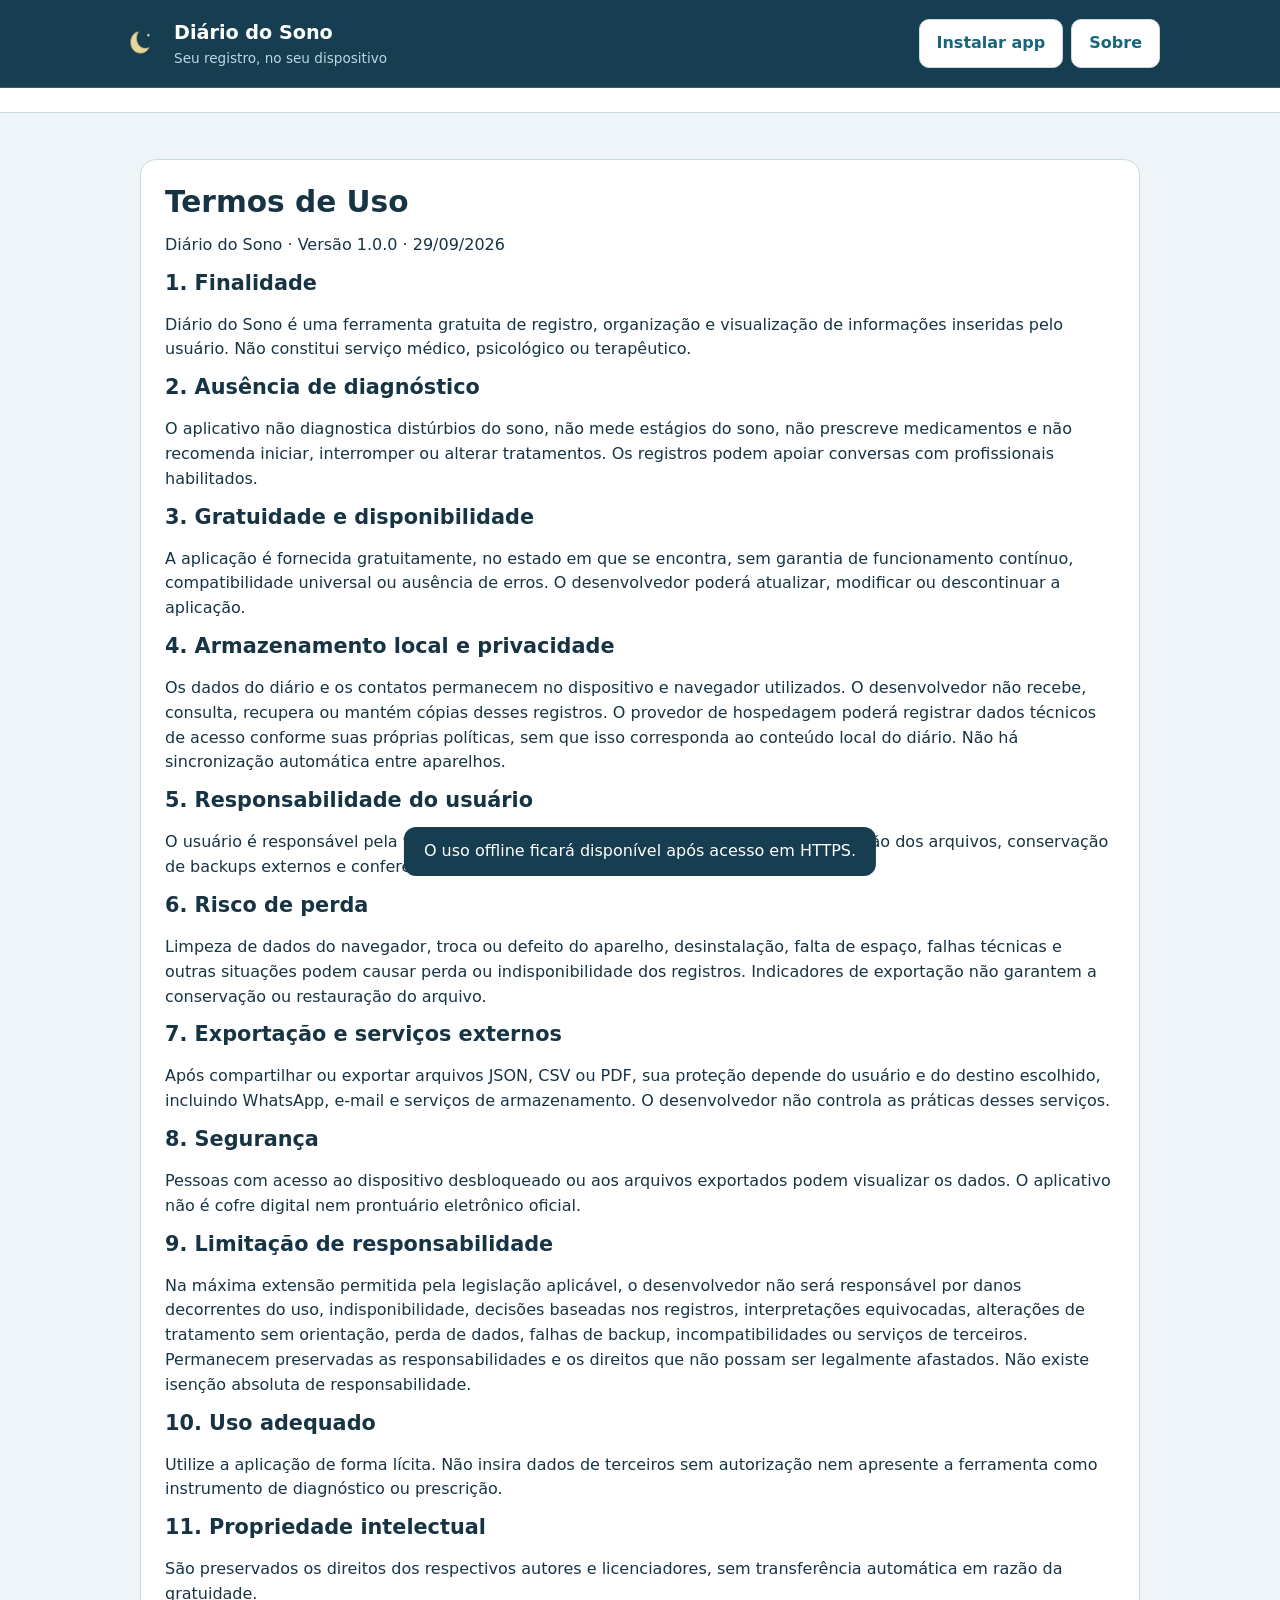
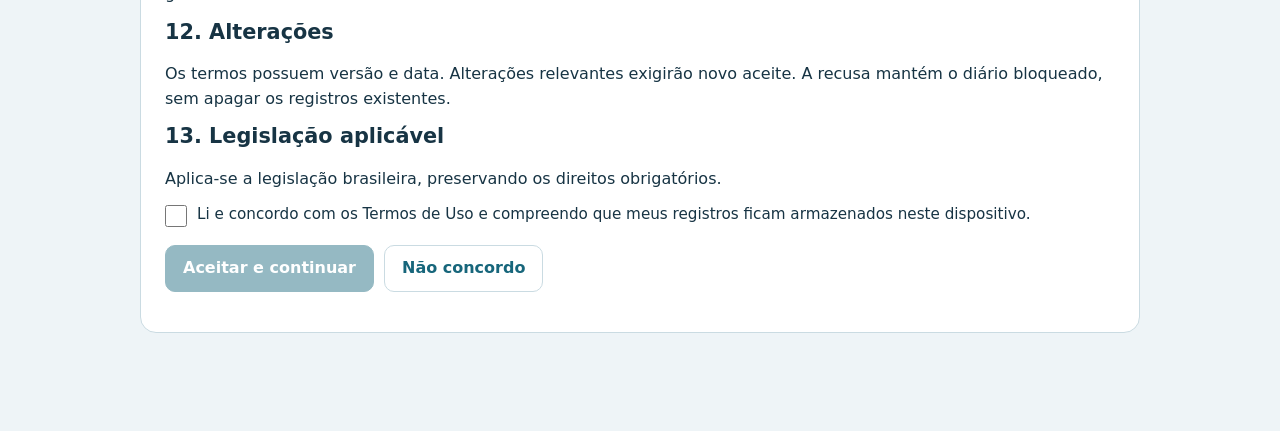
<file: index.html>
<!doctype html><html lang="pt-BR"><head><meta charset="utf-8"><meta name="viewport" content="width=device-width,initial-scale=1,viewport-fit=cover"><meta name="theme-color" content="#163d50"><title>Diário do Sono</title><link rel="manifest" href="manifest.webmanifest"><link rel="apple-touch-icon" href="icons/apple.png"><link rel="icon" href="icons/icon-192.png"><link rel="stylesheet" href="style.css"></head><body><header><a href="#home"><img src="icons/icon-192.png" alt="" width="42" height="42"><span>Diário do Sono<small>Seu registro, no seu dispositivo</small></span></a><div class="header-actions"><button id="installHeader" type="button">Instalar app</button><button id="about" type="button">Sobre</button></div></header><nav aria-label="Navegação principal" id="nav"></nav><main id="app"><p>Carregando seu diário…</p></main><div id="toast" role="status" aria-live="polite"></div><dialog id="dialog" aria-label="Diário do Sono"><div id="dialogContent"></div><div class="dialog-actions"><button id="closeDialog" type="button">Fechar</button></div></dialog><script type="module" src="app.js"></script></body></html>
</file>
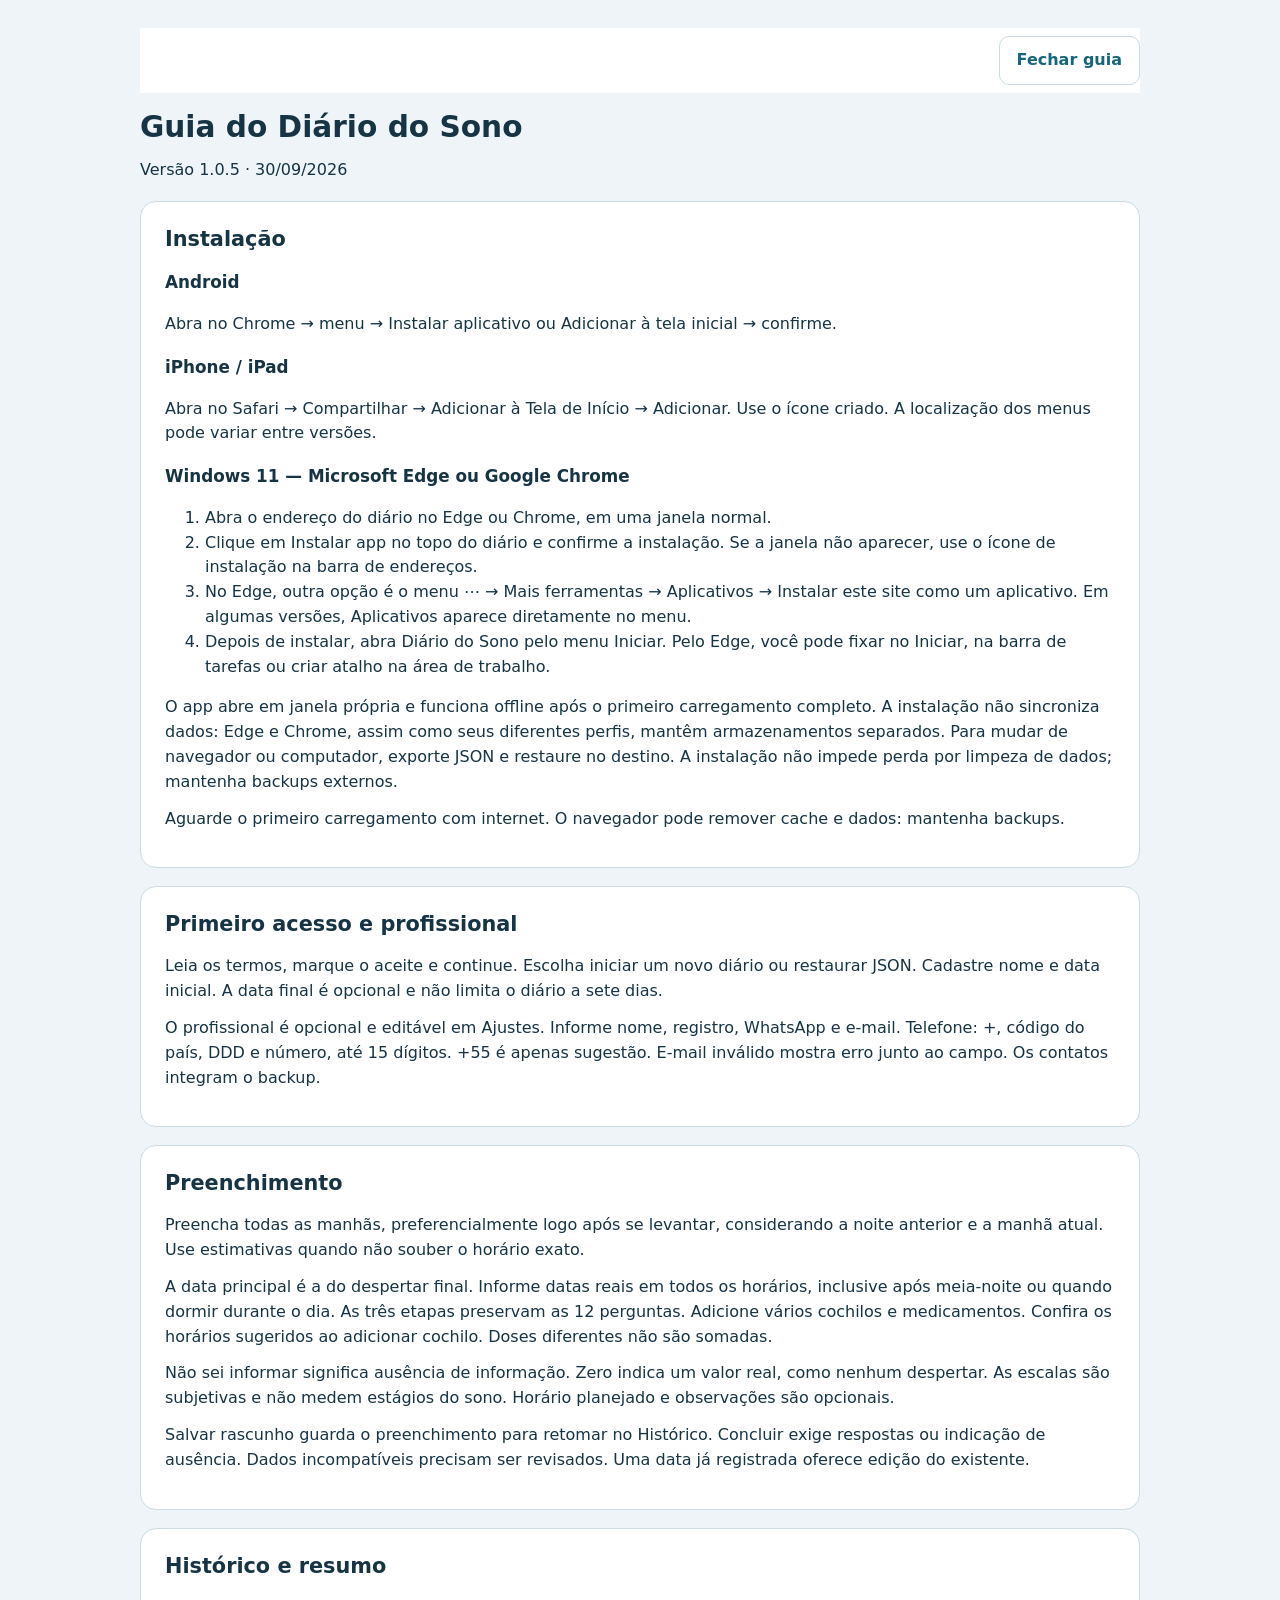
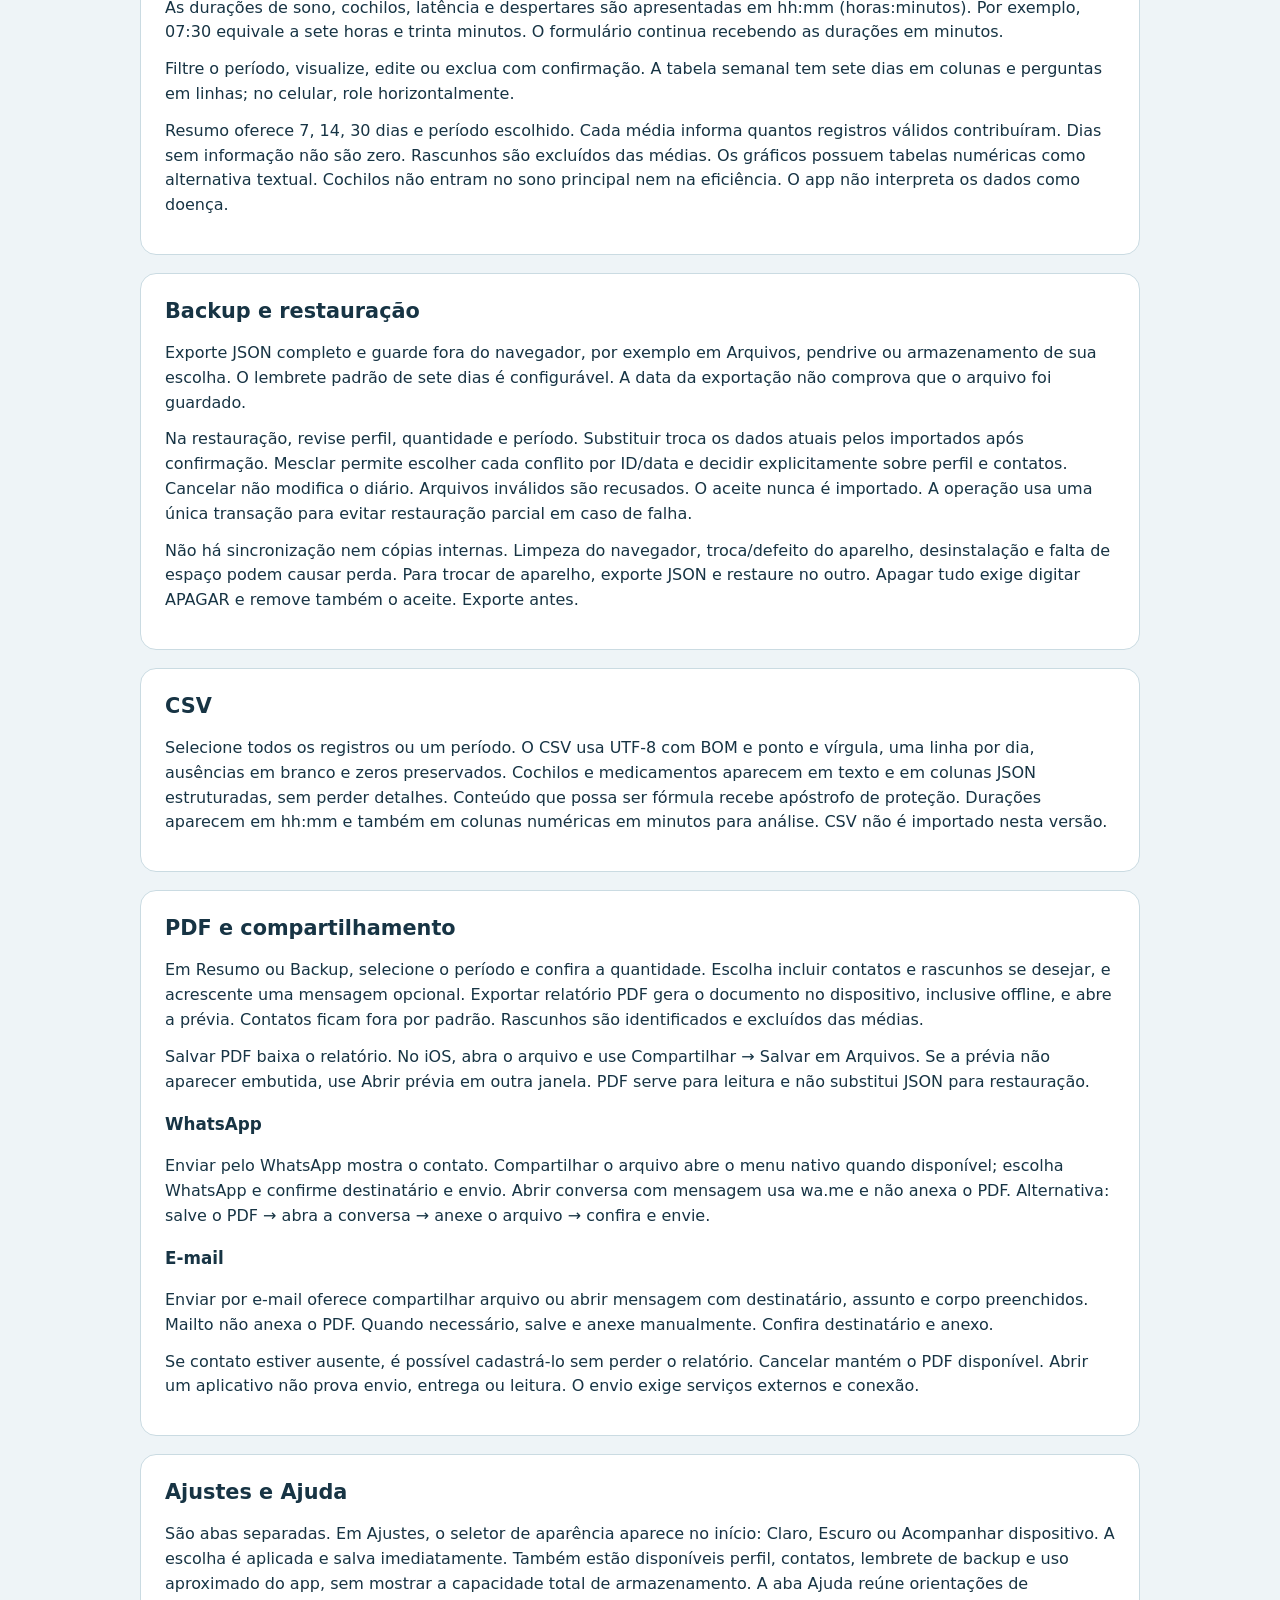
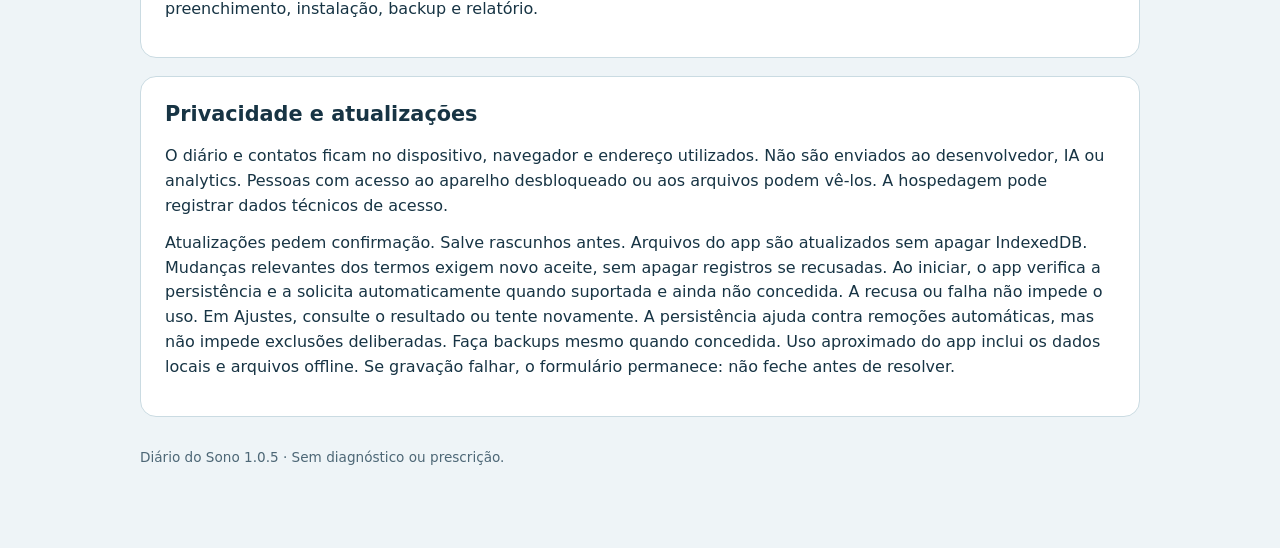
<file: Guia_Diario_do_Sono.html>
<!doctype html><html lang="pt-BR"><head><meta charset="utf-8"><meta name="viewport" content="width=device-width,initial-scale=1,viewport-fit=cover"><title>Guia — Diário do Sono</title><link rel="stylesheet" href="style.css"></head><body><main><div class="guide-controls"><button id="closeGuide" type="button">Fechar guia</button></div><h1>Guia do Diário do Sono</h1><p>Versão 1.0.5 · 30/09/2026</p><section class="card"><h2>Instalação</h2><h3>Android</h3><p>Abra no Chrome → menu → Instalar aplicativo ou Adicionar à tela inicial → confirme.</p><h3>iPhone / iPad</h3><p>Abra no Safari → Compartilhar → Adicionar à Tela de Início → Adicionar. Use o ícone criado. A localização dos menus pode variar entre versões.</p><h3>Windows 11 — Microsoft Edge ou Google Chrome</h3><ol><li>Abra o endereço do diário no Edge ou Chrome, em uma janela normal.</li><li>Clique em Instalar app no topo do diário e confirme a instalação. Se a janela não aparecer, use o ícone de instalação na barra de endereços.</li><li>No Edge, outra opção é o menu ⋯ → Mais ferramentas → Aplicativos → Instalar este site como um aplicativo. Em algumas versões, Aplicativos aparece diretamente no menu.</li><li>Depois de instalar, abra Diário do Sono pelo menu Iniciar. Pelo Edge, você pode fixar no Iniciar, na barra de tarefas ou criar atalho na área de trabalho.</li></ol><p>O app abre em janela própria e funciona offline após o primeiro carregamento completo. A instalação não sincroniza dados: Edge e Chrome, assim como seus diferentes perfis, mantêm armazenamentos separados. Para mudar de navegador ou computador, exporte JSON e restaure no destino. A instalação não impede perda por limpeza de dados; mantenha backups externos.</p><p>Aguarde o primeiro carregamento com internet. O navegador pode remover cache e dados: mantenha backups.</p></section><section class="card"><h2>Primeiro acesso e profissional</h2><p>Leia os termos, marque o aceite e continue. Escolha iniciar um novo diário ou restaurar JSON. Cadastre nome e data inicial. A data final é opcional e não limita o diário a sete dias.</p><p>O profissional é opcional e editável em Ajustes. Informe nome, registro, WhatsApp e e-mail. Telefone: +, código do país, DDD e número, até 15 dígitos. +55 é apenas sugestão. E-mail inválido mostra erro junto ao campo. Os contatos integram o backup.</p></section><section class="card"><h2>Preenchimento</h2><p>Preencha todas as manhãs, preferencialmente logo após se levantar, considerando a noite anterior e a manhã atual. Use estimativas quando não souber o horário exato.</p><p>A data principal é a do despertar final. Informe datas reais em todos os horários, inclusive após meia-noite ou quando dormir durante o dia. As três etapas preservam as 12 perguntas. Adicione vários cochilos e medicamentos. Confira os horários sugeridos ao adicionar cochilo. Doses diferentes não são somadas.</p><p>Não sei informar significa ausência de informação. Zero indica um valor real, como nenhum despertar. As escalas são subjetivas e não medem estágios do sono. Horário planejado e observações são opcionais.</p><p>Salvar rascunho guarda o preenchimento para retomar no Histórico. Concluir exige respostas ou indicação de ausência. Dados incompatíveis precisam ser revisados. Uma data já registrada oferece edição do existente.</p></section><section class="card"><h2>Histórico e resumo</h2><p>As durações de sono, cochilos, latência e despertares são apresentadas em hh:mm (horas:minutos). Por exemplo, 07:30 equivale a sete horas e trinta minutos. O formulário continua recebendo as durações em minutos.</p><p>Filtre o período, visualize, edite ou exclua com confirmação. A tabela semanal tem sete dias em colunas e perguntas em linhas; no celular, role horizontalmente.</p><p>Resumo oferece 7, 14, 30 dias e período escolhido. Cada média informa quantos registros válidos contribuíram. Dias sem informação não são zero. Rascunhos são excluídos das médias. Os gráficos possuem tabelas numéricas como alternativa textual. Cochilos não entram no sono principal nem na eficiência. O app não interpreta os dados como doença.</p></section><section class="card"><h2>Backup e restauração</h2><p>Exporte JSON completo e guarde fora do navegador, por exemplo em Arquivos, pendrive ou armazenamento de sua escolha. O lembrete padrão de sete dias é configurável. A data da exportação não comprova que o arquivo foi guardado.</p><p>Na restauração, revise perfil, quantidade e período. Substituir troca os dados atuais pelos importados após confirmação. Mesclar permite escolher cada conflito por ID/data e decidir explicitamente sobre perfil e contatos. Cancelar não modifica o diário. Arquivos inválidos são recusados. O aceite nunca é importado. A operação usa uma única transação para evitar restauração parcial em caso de falha.</p><p>Não há sincronização nem cópias internas. Limpeza do navegador, troca/defeito do aparelho, desinstalação e falta de espaço podem causar perda. Para trocar de aparelho, exporte JSON e restaure no outro. Apagar tudo exige digitar APAGAR e remove também o aceite. Exporte antes.</p></section><section class="card"><h2>CSV</h2><p>Selecione todos os registros ou um período. O CSV usa UTF-8 com BOM e ponto e vírgula, uma linha por dia, ausências em branco e zeros preservados. Cochilos e medicamentos aparecem em texto e em colunas JSON estruturadas, sem perder detalhes. Conteúdo que possa ser fórmula recebe apóstrofo de proteção. Durações aparecem em hh:mm e também em colunas numéricas em minutos para análise. CSV não é importado nesta versão.</p></section><section class="card"><h2>PDF e compartilhamento</h2><p>Em Resumo ou Backup, selecione o período e confira a quantidade. Escolha incluir contatos e rascunhos se desejar, e acrescente uma mensagem opcional. Exportar relatório PDF gera o documento no dispositivo, inclusive offline, e abre a prévia. Contatos ficam fora por padrão. Rascunhos são identificados e excluídos das médias.</p><p>Salvar PDF baixa o relatório. No iOS, abra o arquivo e use Compartilhar → Salvar em Arquivos. Se a prévia não aparecer embutida, use Abrir prévia em outra janela. PDF serve para leitura e não substitui JSON para restauração.</p><h3>WhatsApp</h3><p>Enviar pelo WhatsApp mostra o contato. Compartilhar o arquivo abre o menu nativo quando disponível; escolha WhatsApp e confirme destinatário e envio. Abrir conversa com mensagem usa wa.me e não anexa o PDF. Alternativa: salve o PDF → abra a conversa → anexe o arquivo → confira e envie.</p><h3>E-mail</h3><p>Enviar por e-mail oferece compartilhar arquivo ou abrir mensagem com destinatário, assunto e corpo preenchidos. Mailto não anexa o PDF. Quando necessário, salve e anexe manualmente. Confira destinatário e anexo.</p><p>Se contato estiver ausente, é possível cadastrá-lo sem perder o relatório. Cancelar mantém o PDF disponível. Abrir um aplicativo não prova envio, entrega ou leitura. O envio exige serviços externos e conexão.</p></section><section class="card"><h2>Ajustes e Ajuda</h2><p>São abas separadas. Em Ajustes, o seletor de aparência aparece no início: Claro, Escuro ou Acompanhar dispositivo. A escolha é aplicada e salva imediatamente. Também estão disponíveis perfil, contatos, lembrete de backup e uso aproximado do app, sem mostrar a capacidade total de armazenamento. A aba Ajuda reúne orientações de preenchimento, instalação, backup e relatório.</p></section><section class="card"><h2>Privacidade e atualizações</h2><p>O diário e contatos ficam no dispositivo, navegador e endereço utilizados. Não são enviados ao desenvolvedor, IA ou analytics. Pessoas com acesso ao aparelho desbloqueado ou aos arquivos podem vê-los. A hospedagem pode registrar dados técnicos de acesso.</p><p>Atualizações pedem confirmação. Salve rascunhos antes. Arquivos do app são atualizados sem apagar IndexedDB. Mudanças relevantes dos termos exigem novo aceite, sem apagar registros se recusadas. Ao iniciar, o app verifica a persistência e a solicita automaticamente quando suportada e ainda não concedida. A recusa ou falha não impede o uso. Em Ajustes, consulte o resultado ou tente novamente. A persistência ajuda contra remoções automáticas, mas não impede exclusões deliberadas. Faça backups mesmo quando concedida. Uso aproximado do app inclui os dados locais e arquivos offline. Se gravação falhar, o formulário permanece: não feche antes de resolver.</p></section><footer>Diário do Sono 1.0.5 · Sem diagnóstico ou prescrição.</footer></main><script>document.getElementById('closeGuide').addEventListener('click',()=>{window.close();setTimeout(()=>{if(!window.closed)window.location.replace('./#help');},150);});</script></body></html>
</file>
<file: style.css>
:root{font:16px/1.55 system-ui,sans-serif;color:#173444;background:#eef4f7;--surface:#fff;--line:#cadbe2;--muted:#4d6776;--accent:#17667b;--soft:#e5f2f5;--danger:#a42633;color-scheme:light}*{box-sizing:border-box}body{margin:0;padding-bottom:env(safe-area-inset-bottom)}:root[data-theme="dark"]{color:#e5eff4;background:#102631;--surface:#193744;--line:#365561;--muted:#b3c9d2;--accent:#85d0df;--soft:#254550;--danger:#ffacb4;color-scheme:dark}header{display:flex;align-items:center;justify-content:space-between;padding:18px max(20px,calc((100vw - 1040px)/2));background:#163d50;color:white;border-bottom:1px solid #375b6d}header a{display:flex;align-items:center;gap:12px;text-decoration:none;color:inherit;font-size:1.2rem;font-weight:700}small{display:block;font-size:.85rem;font-weight:400;color:var(--muted)}header small{color:#bdd8e3}nav{display:flex;gap:5px;overflow:auto;padding:12px max(16px,calc((100vw - 1040px)/2));background:var(--surface);border-bottom:1px solid var(--line);position:sticky;top:0;z-index:2}nav a{white-space:nowrap;text-decoration:none;color:var(--muted);padding:10px 14px;border-radius:10px;font-size:.9rem}nav a.active{background:var(--soft);color:var(--accent);font-weight:700}main{max-width:1040px;margin:auto;padding:28px 20px 80px}h1{font-size:1.85rem;line-height:1.25;margin:0 0 12px}h2{font-size:1.3rem;line-height:1.3;margin:0 0 16px}h3{font-size:1.05rem}p{margin:12px 0}.muted{color:var(--muted)}.card,fieldset{background:var(--surface);border:1px solid var(--line);border-radius:16px;padding:24px;margin:18px 0;min-width:0}.grid{display:grid;grid-template-columns:repeat(auto-fit,minmax(230px,1fr));gap:16px}.grid .card{margin:0}.hero{background:#163d50;color:white;padding:28px;border-radius:20px}.hero .muted{color:#c5dbe4}.badge{display:inline-block;background:var(--soft);color:var(--accent);padding:4px 10px;border-radius:20px;font-size:.85rem}.buttons{display:flex;flex-wrap:wrap;gap:10px;margin:16px 0}button,.button{font:inherit;font-weight:600;border:1px solid var(--line);background:var(--surface);color:var(--accent);padding:11px 17px;border-radius:10px;cursor:pointer;min-height:46px;text-decoration:none;display:inline-block}button.primary,.button.primary{background:#17667b;color:#fff;border-color:#17667b}button.danger{color:var(--danger)}button:disabled{opacity:.45;cursor:not-allowed}input,select,textarea{font:inherit;width:100%;padding:11px;border:1px solid var(--line);border-radius:9px;background:var(--surface);color:inherit;min-height:46px;max-width:100%}textarea{min-height:95px}label{display:block;margin:12px 0 5px}label.check{display:flex;align-items:flex-start;gap:10px;font-size:.95rem}input[type=checkbox],input[type=radio]{width:22px;min-height:22px;flex:none;margin:2px 0}legend{font-weight:700;padding:0 8px}.error{color:var(--danger);font-size:.9rem}.notice{background:var(--soft);padding:15px;border-radius:10px;border-left:4px solid var(--accent)}.row{display:flex;align-items:end;gap:12px;flex-wrap:wrap}.row>div{flex:1;min-width:150px}.scale{display:grid;grid-template-columns:repeat(auto-fit,minmax(145px,1fr));gap:8px}.scale label{display:flex;align-items:center;gap:8px;border:1px solid var(--line);border-radius:10px;padding:10px;margin:0}.scale label:has(input:checked){background:var(--soft);border-color:var(--accent)}.metric{font-size:1.8rem;font-weight:700}.scroll{overflow:auto}table{border-collapse:collapse;width:100%;font-size:.9rem}th,td{padding:12px;text-align:left;border-bottom:1px solid var(--line);vertical-align:top}th{background:var(--soft)}.weekly{min-width:1400px}.weekly th:first-child{min-width:230px}.weekly td{min-width:150px}dialog{width:min(940px,calc(100vw - 24px));max-height:90vh;max-height:calc(100dvh - 24px - env(safe-area-inset-top) - env(safe-area-inset-bottom));margin:auto;overflow:hidden;border:1px solid var(--line);border-radius:16px;padding:0;background:var(--surface);color:inherit}dialog[open]{display:flex;flex-direction:column}#dialogContent{flex:1 1 auto;min-height:0;min-width:0;overflow:auto;-webkit-overflow-scrolling:touch;padding:24px;overflow-wrap:anywhere;overscroll-behavior:contain}.dialog-actions{flex:0 0 auto;padding:12px 24px;padding-bottom:max(12px,env(safe-area-inset-bottom));border-top:1px solid var(--line);background:var(--surface)}#closeDialog{display:block;width:100%;margin:0}.buttons>button,.buttons>.button{min-width:0;white-space:normal;overflow-wrap:anywhere}.buttons{align-items:stretch}.buttons>button,.buttons>.button{height:auto;line-height:1.4}dialog::backdrop{background:#081a29aa}#toast{position:fixed;bottom:24px;left:50%;transform:translateX(-50%);max-width:90%;background:#163d50;color:white;padding:12px 20px;border-radius:12px;display:none;z-index:20}iframe{width:100%;height:55vh;border:1px solid var(--line)}.chart{width:100%;height:auto;background:var(--surface)}:focus-visible{outline:3px solid #efaa4f;outline-offset:3px}.stepbar{display:flex;gap:8px;margin-bottom:20px}.stepbar span{flex:1;border-top:4px solid var(--line);padding-top:8px;font-size:.9rem}.stepbar span.active{border-color:var(--accent);font-weight:700}.remove{font-size:.85rem}footer{color:var(--muted);margin-top:30px;font-size:.85rem}@media(max-width:600px){header{padding:12px 16px}header small{display:none}header a{font-size:1.05rem}main{padding:20px 14px 65px}.card,fieldset{padding:17px}nav{padding:8px}nav a{padding:9px 11px}.hero{padding:22px}h1{font-size:1.6rem}.scale{grid-template-columns:1fr}.row>div{min-width:100%}.stepbar span{font-size:.8rem}button{max-width:100%}}@media(prefers-reduced-motion:no-preference){button{transition:background .15s}}

.appearance{margin:12px 0;border-radius:12px;padding:16px}.appearance .scale{grid-template-columns:repeat(auto-fit,minmax(150px,1fr))}body{color:inherit;background:inherit}

.guide-controls{position:sticky;top:0;z-index:3;display:flex;justify-content:flex-end;background:var(--surface);padding:8px 0;margin-bottom:16px}.evaluation-label{margin:16px 0 6px}.evaluation-label+h3{margin-top:0}

@media(max-width:600px){#dialogContent{padding:18px 16px}.dialog-actions{padding-left:16px;padding-right:16px}.buttons{flex-direction:column;gap:12px}.buttons>button,.buttons>.button{width:100%;flex:none}.guide-controls{top:env(safe-area-inset-top)}}

header{gap:12px;flex-wrap:wrap}.header-actions{display:flex;gap:8px;flex-wrap:wrap;align-items:center}.header-actions button[hidden]{display:none}@media(max-width:600px){.header-actions{margin-left:auto}.header-actions button{font-size:.9rem;padding:9px 12px}}
</file>
